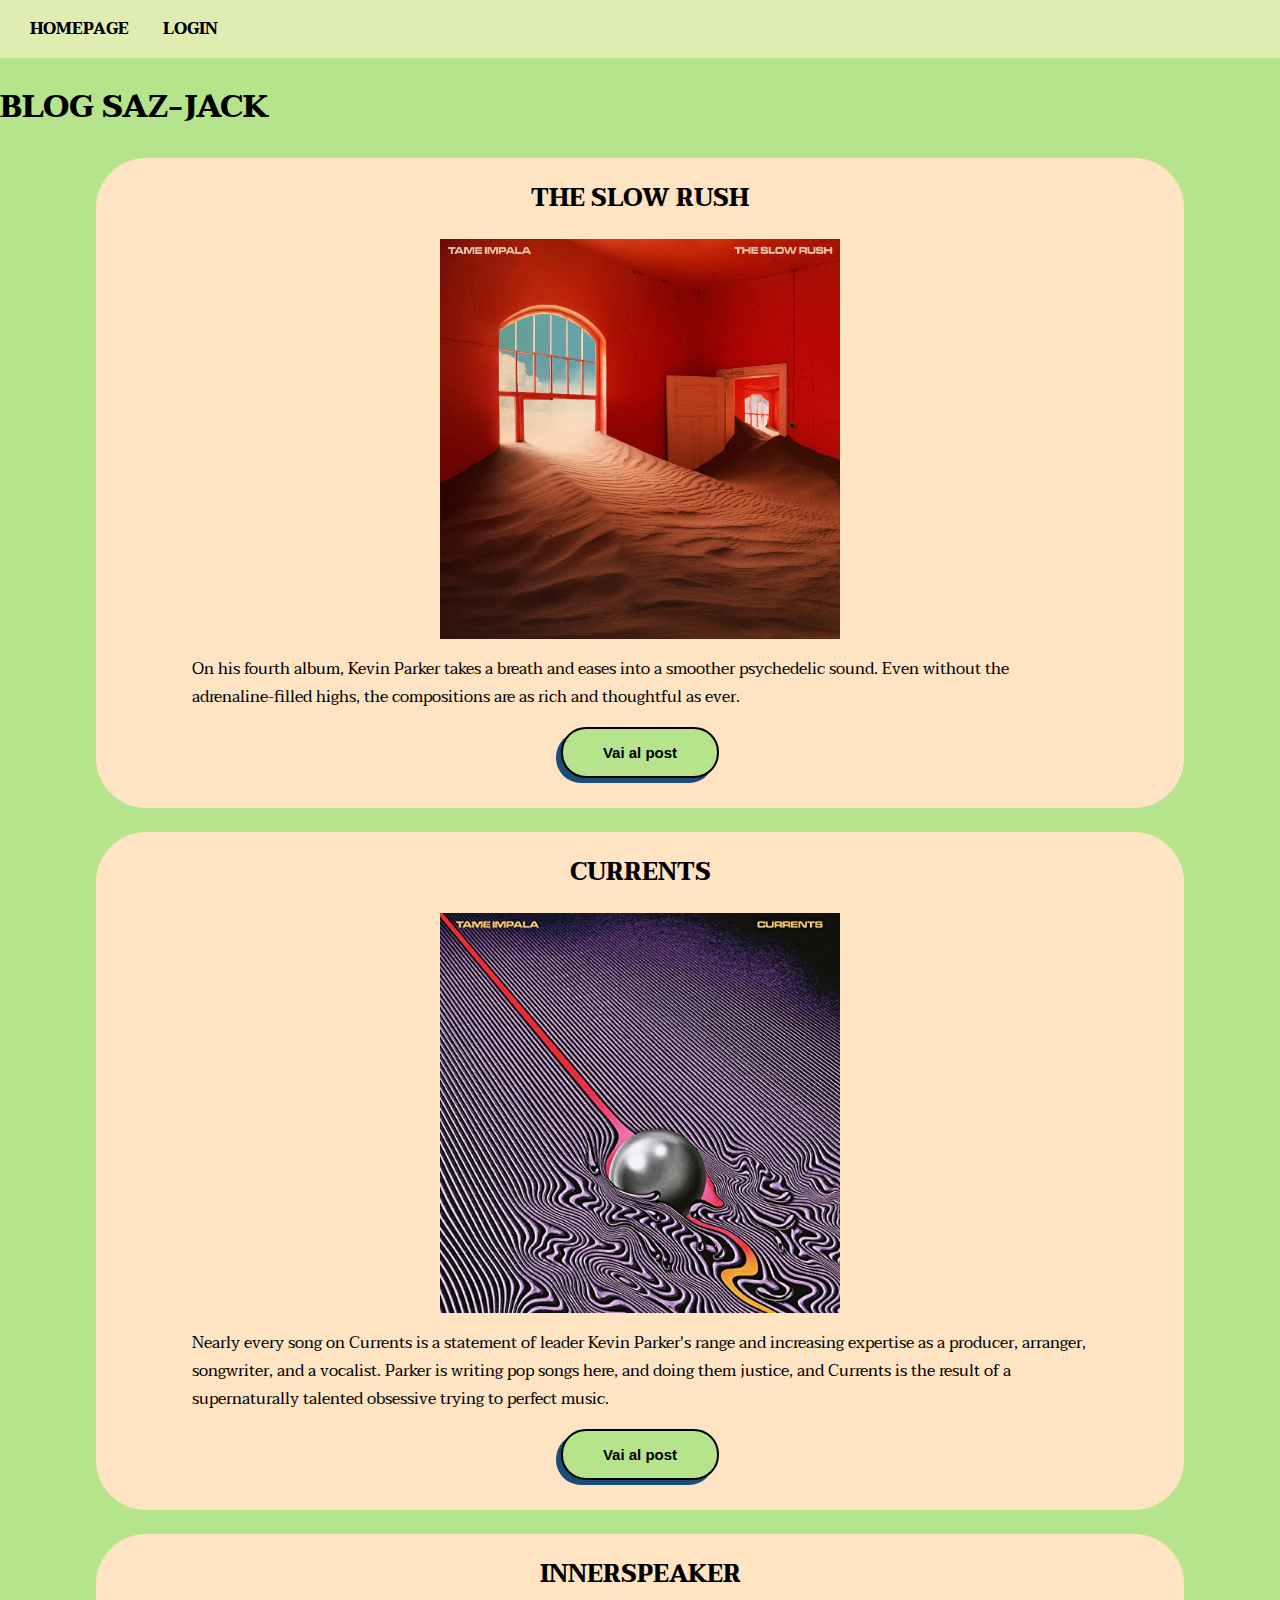
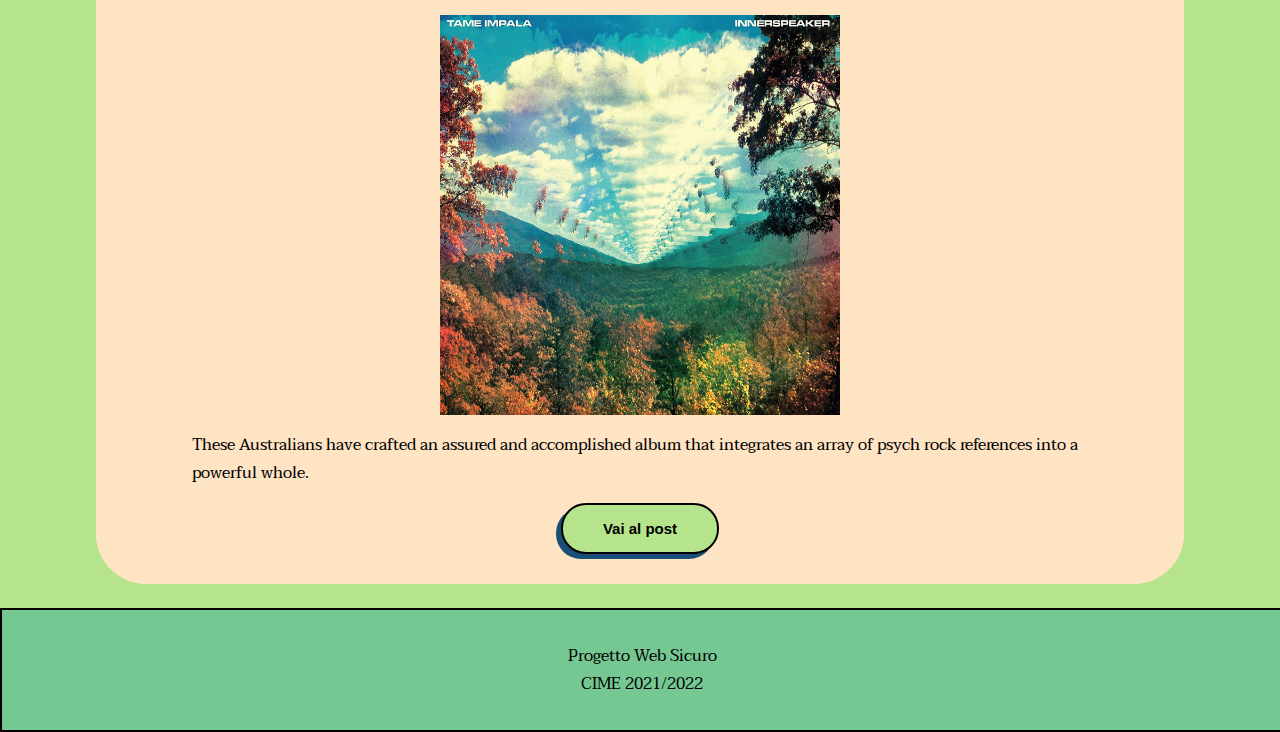
<file: index.html>
<!DOCTYPE html>
<html lang="it">
<head>
    <meta charset="UTF-8">
    <meta http-equiv="X-UA-Compatible" content="IE=edge">
    <meta name="viewport" content="width=device-width, initial-scale=1.0">
    <meta name="description" content="Sito web non sicuro">
    <meta name="author" content="sdg, sgc">
    <link rel="stylesheet" href="style.css">
    <title>Progetto Web NON Sicuro</title>
</head>
<body>
    <nav>
        <span><a href="index.html">HOMEPAGE</a></span>
        <span><a href="login.html">LOGIN</a></span>
    </nav>
    <h1>BLOG SAZ-JACK</h1>
    <div class="post">
        <h2>THE SLOW RUSH</h2>
        <img src="./images/The_Slow_Rush.jpeg" alt="immagine1" width="400" height="400">
        <p class="par">On his fourth album, Kevin Parker takes a breath and eases into a smoother psychedelic sound. Even without the adrenaline-filled highs, the compositions are as rich and thoughtful as ever.</p>
        <button type="button" class="btnpost"><a href="./post/post1.html">Vai al post</a></button>
    </div>
    <div class="post">
        <h2>CURRENTS</h2>
        <img src="./images/Currents.jpeg" alt="immagine2" width="400" height="400">
        <p class="par">Nearly every song on Currents is a statement of leader Kevin Parker's range and increasing expertise as a producer, arranger, songwriter, and a vocalist. Parker is writing pop songs here, and doing them justice, and Currents is the result of a supernaturally talented obsessive trying to perfect music.</p>
        <button type="button" class="btnpost"><a href="./post/post2.html">Vai al post</a></button>
    </div>
    <div class="post">
        <h2>INNERSPEAKER</h2>
        <img src="./images/Innerspeaker.jpg" alt="immagine3" width="400" height="400">
        <p class="par">These Australians have crafted an assured and accomplished album that integrates an array of psych rock references into a powerful whole.</p>
        <button type="button" class="btnpost"><a href="./post/post3.html">Vai al post</a></button>
    </div>
 
<footer>
    <p>Progetto Web Sicuro <br> CIME 2021/2022</p>
</footer>
    
</body>
</html>
</file>
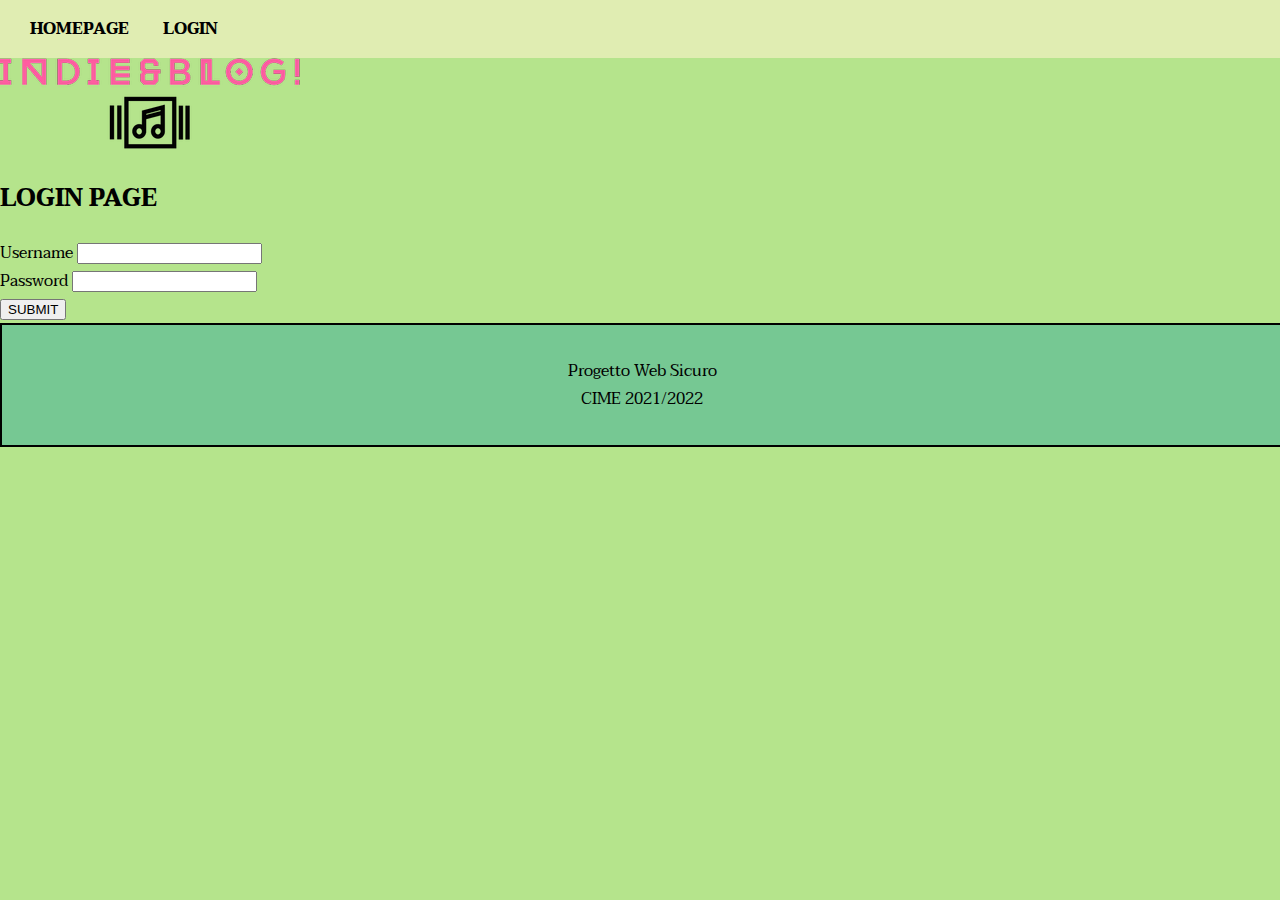
<file: login.html>
<!DOCTYPE html>
<html lang="it">
<head>
    <meta charset="UTF-8">
    <meta http-equiv="X-UA-Compatible" content="IE=edge">
    <meta name="viewport" content="width=device-width, initial-scale=1.0">
    <meta name="description" content="Sito web non sicuro">
    <meta name="author" content="sdg, sgc">
    <link rel="stylesheet" href="style.css">
    <title>Progetto Web Sicuro</title>
</head>
<body>
    <nav>
        <span><a href="index.html">HOMEPAGE</a></span>
        <span><a href="login.html">LOGIN</a></span>
    </nav>
    <img src="./images/music.png" class="titolo">
    <h2 class="txtTitolo">LOGIN PAGE</h2>
    <div class="txtPost">
    <form method="POST" action="rispostalogin.php" class="frmLogin">
        <label>Username</label>
        <input type="text" name="username" id="username"><br>
        <label>Password</label>
        <input type="password" name="passw" id="passw" required><br>
        <input type="submit" value="SUBMIT" id="submit" required>
    </form>
    </div>
    <footer>
        <p>Progetto Web Sicuro <br> CIME 2021/2022</p>
    </footer>


   













</body>
</html>
</file>
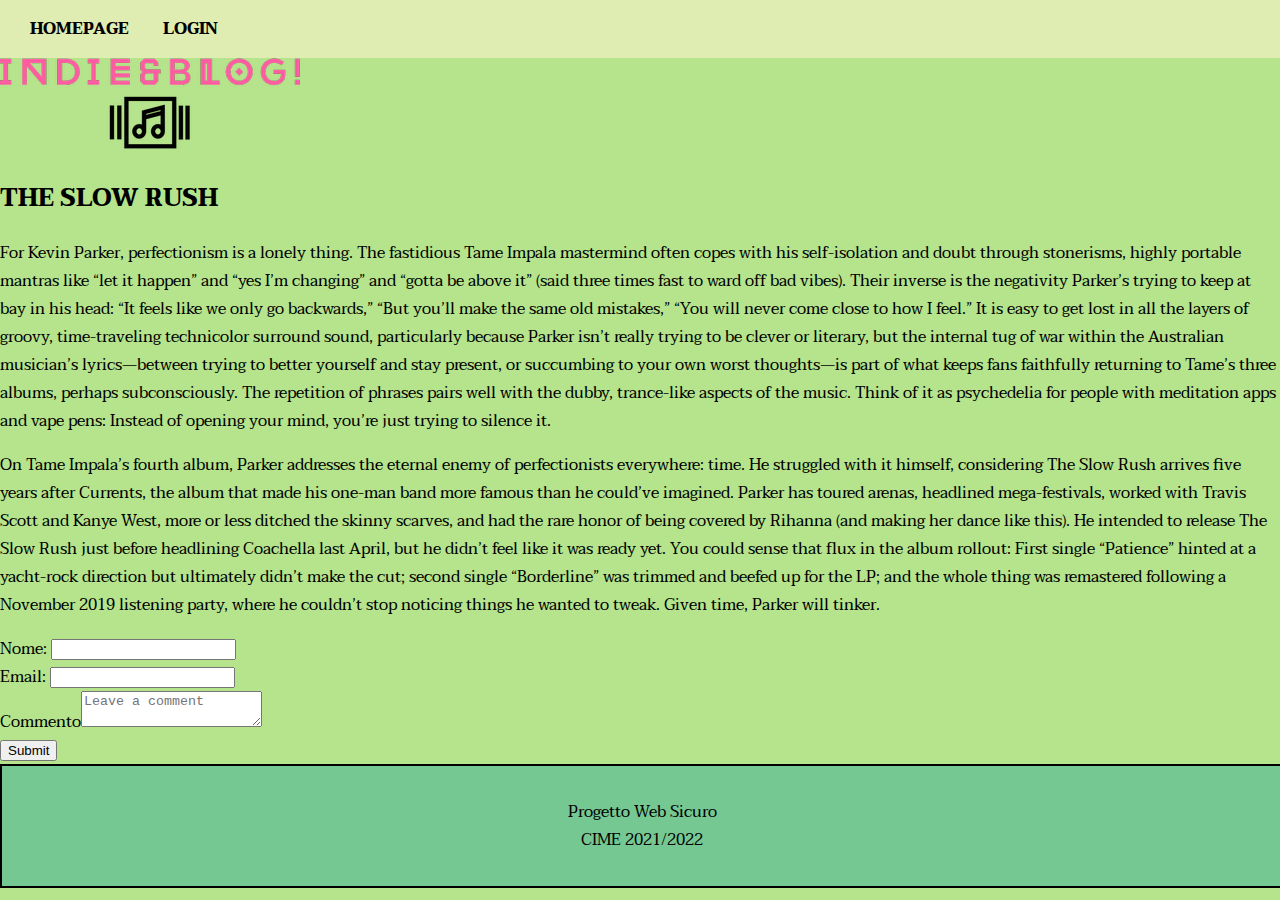
<file: post/post1.html>
<!DOCTYPE html>
<html lang="it">
<head>
    <meta charset="UTF-8">
    <meta http-equiv="X-UA-Compatible" content="IE=edge">
    <meta name="viewport" content="width=device-width, initial-scale=1.0">
    <meta name="description" content="Sito web non sicuro">
    <meta name="author" content="sdg, sgc">
    <link rel="stylesheet" href="../style.css">
    <title>Progetto Web NON Sicuro</title>
</head>
<body>
    <nav>
        <span><a href="../index.html">HOMEPAGE</a></span>
        <span><a href="../login.html">LOGIN</a></span>
    </nav>
    <img src="../images/music.png" class="titolo">
<h2 class="txtTitolo">THE SLOW RUSH</h2>
<div class="txtPost">
<p>For Kevin Parker, perfectionism is a lonely thing. The fastidious Tame Impala mastermind often copes with his self-isolation and doubt through stonerisms, highly portable mantras like “let it happen” and “yes I’m changing” and “gotta be above it” (said three times fast to ward off bad vibes). Their inverse is the negativity Parker’s trying to keep at bay in his head: “It feels like we only go backwards,” “But you’ll make the same old mistakes,” “You will never come close to how I feel.” It is easy to get lost in all the layers of groovy, time-traveling technicolor surround sound, particularly because Parker isn’t really trying to be clever or literary, but the internal tug of war within the Australian musician’s lyrics—between trying to better yourself and stay present, or succumbing to your own worst thoughts—is part of what keeps fans faithfully returning to Tame’s three albums, perhaps subconsciously. The repetition of phrases pairs well with the dubby, trance-like aspects of the music. Think of it as psychedelia for people with meditation apps and vape pens: Instead of opening your mind, you’re just trying to silence it.</p>
<p>On Tame Impala’s fourth album, Parker addresses the eternal enemy of perfectionists everywhere: time. He struggled with it himself, considering The Slow Rush arrives five years after Currents, the album that made his one-man band more famous than he could’ve imagined. Parker has toured arenas, headlined mega-festivals, worked with Travis Scott and Kanye West, more or less ditched the skinny scarves, and had the rare honor of being covered by Rihanna (and making her dance like this). He intended to release The Slow Rush just before headlining Coachella last April, but he didn’t feel like it was ready yet. You could sense that flux in the album rollout: First single “Patience” hinted at a yacht-rock direction but ultimately didn’t make the cut; second single “Borderline” was trimmed and beefed up for the LP; and the whole thing was remastered following a November 2019 listening party, where he couldn’t stop noticing things he wanted to tweak. Given time, Parker will tinker.</p>
</div>
<div class="frmComment">
<form method="GET" action="../commento.php">
    <input type="hidden" name="post" value="1"></input>
    <label>Nome: </label><input type="text" name="nome" id="nome"><br>
    <label>Email: </label><input type="email" name="email" id="email"><br>
    <label>Commento</label><textarea name="commento" id="commento" placeholder="Leave a comment"></textarea><br>
    <input type="submit" value="Submit">
</form>
</div>
<footer>
    <p>Progetto Web Sicuro <br> CIME 2021/2022</p>
</footer>
</body>
</html>
</file>
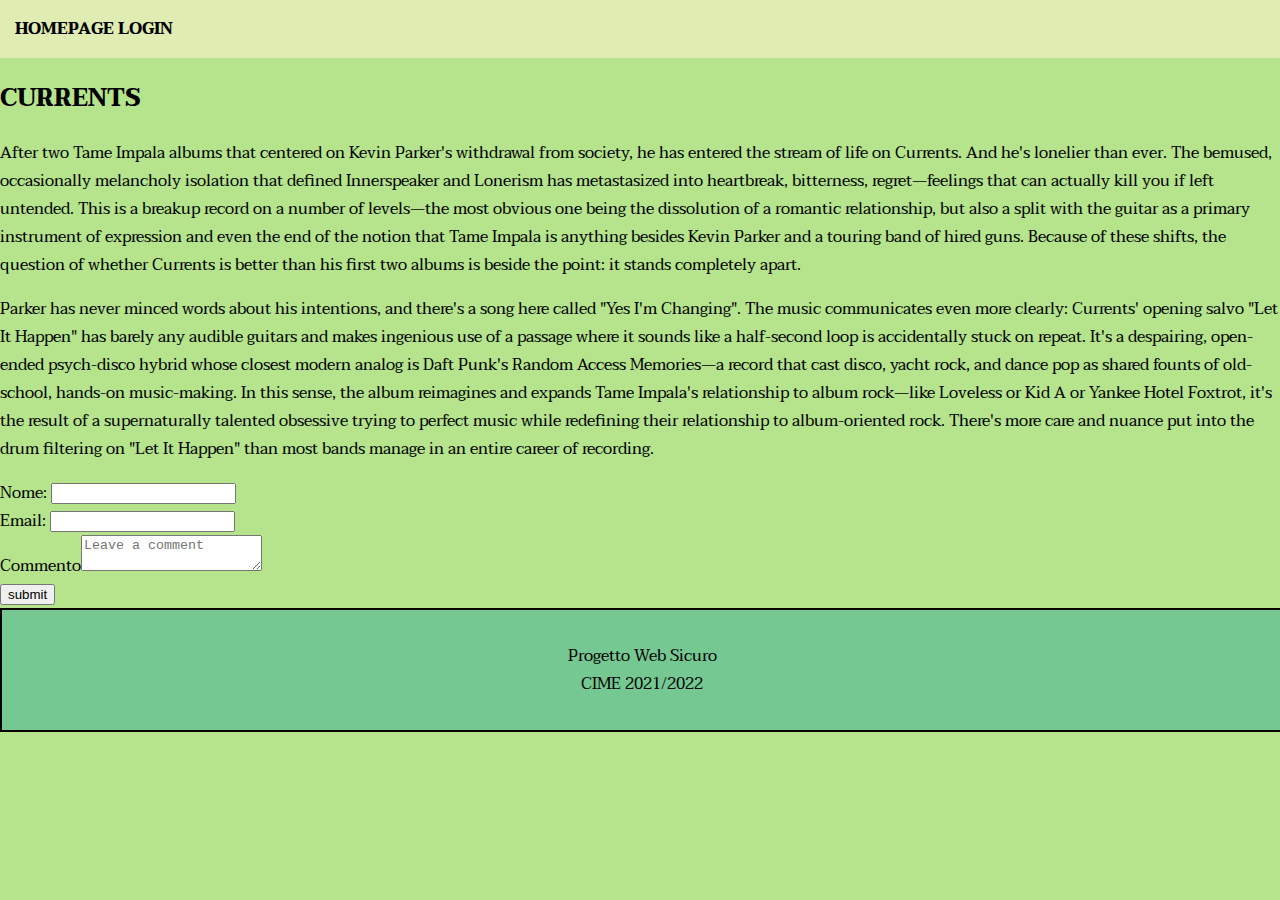
<file: post/post2.html>
<!DOCTYPE html>
<html lang="it">

<head>
    <meta charset="UTF-8">
    <meta http-equiv="X-UA-Compatible" content="IE=edge">
    <meta name="viewport" content="width=device-width, initial-scale=1.0">
    <meta name="description" content="Sito web non sicuro">
    <meta name="author" content="sdg, sgc">
    <link rel="stylesheet" href="../style.css">
    <title>Progetto Web NON Sicuro</title>
</head>

<body>
    <nav>
        <a href="../index.html">HOMEPAGE</a>
        <a href="../login.html">LOGIN</a>
    </nav>
    <h2>CURRENTS</h2>
    <p>After two Tame Impala albums that centered on Kevin Parker's withdrawal from society, he has entered the stream of life
    on Currents. And he's lonelier than ever. The bemused, occasionally melancholy isolation that defined Innerspeaker and
    Lonerism has metastasized into heartbreak, bitterness, regret—feelings that can actually kill you if left untended. This
    is a breakup record on a number of levels—the most obvious one being the dissolution of a romantic relationship, but
    also a split with the guitar as a primary instrument of expression and even the end of the notion that Tame Impala is
    anything besides Kevin Parker and a touring band of hired guns. Because of these shifts, the question of whether
    Currents is better than his first two albums is beside the point: it stands completely apart.
</p>
    <p>Parker has never minced words about his intentions, and there's a song here called "Yes I'm Changing". The music
    communicates even more clearly: Currents' opening salvo "Let It Happen" has barely any audible guitars and makes
    ingenious use of a passage where it sounds like a half-second loop is accidentally stuck on repeat. It's a despairing,
    open-ended psych-disco hybrid whose closest modern analog is Daft Punk's Random Access Memories—a record that cast
    disco, yacht rock, and dance pop as shared founts of old-school, hands-on music-making. In this sense, the album
    reimagines and expands Tame Impala's relationship to album rock—like Loveless or Kid A or Yankee Hotel Foxtrot, it's the
    result of a supernaturally talented obsessive trying to perfect music while redefining their relationship to
    album-oriented rock. There's more care and nuance put into the drum filtering on "Let It Happen" than most bands manage
    in an entire career of recording.</p>
    <form method="GET" action="../commento.php">
        <label>Nome: </label><input type="text" name="nome" id="nome"><br>
        <label>Email: </label><input type="email" name="email" id="email"><br>
        <label>Commento</label><textarea name="commento" id="commento" placeholder="Leave a comment"></textarea><br>
        <input type="submit" value="submit">


    </form>
    <footer>
        <p>Progetto Web Sicuro <br> CIME 2021/2022</p>
    </footer>
</body>

</html>
</file>
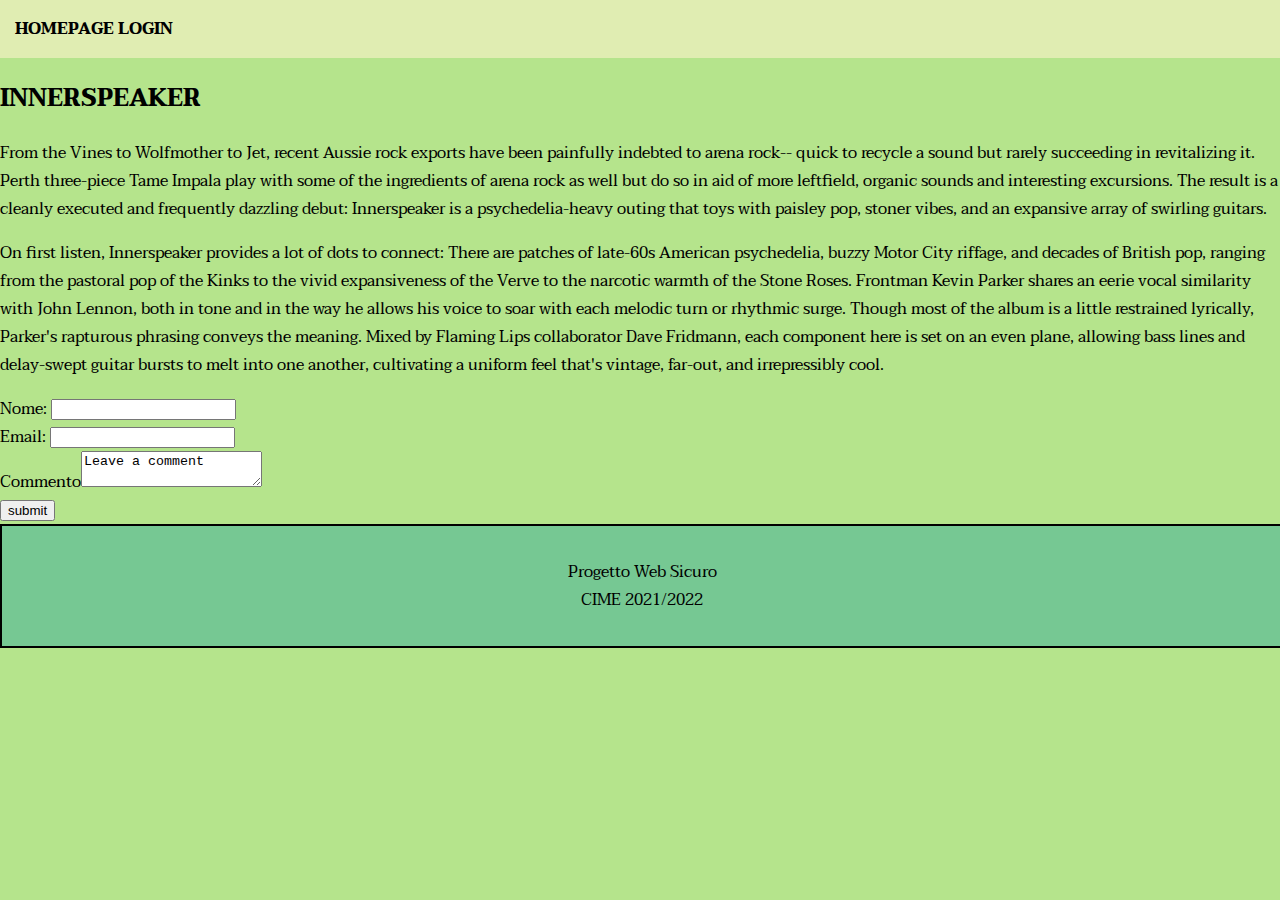
<file: post/post3.html>
<!DOCTYPE html>
<html lang="it">

<head>
    <meta charset="UTF-8">
    <meta http-equiv="X-UA-Compatible" content="IE=edge">
    <meta name="viewport" content="width=device-width, initial-scale=1.0">
    <meta name="description" content="Sito web non sicuro">
    <meta name="author" content="sdg, sgc">
    <link rel="stylesheet" href="../style.css">
    <title>Progetto Web NON Sicuro</title>
</head>

<body>
    <nav>
        <a href="../index.html">HOMEPAGE</a>
        <a href="../login.html">LOGIN</a>
    </nav>
    <h2>INNERSPEAKER</h2>
    <p>From the Vines to Wolfmother to Jet, recent Aussie rock exports have been painfully indebted to arena rock-- quick to
    recycle a sound but rarely succeeding in revitalizing it. Perth three-piece Tame Impala play with some of the
    ingredients of arena rock as well but do so in aid of more leftfield, organic sounds and interesting excursions. The
    result is a cleanly executed and frequently dazzling debut: Innerspeaker is a psychedelia-heavy outing that toys with
    paisley pop, stoner vibes, and an expansive array of swirling guitars.</p>
    <p>On first listen, Innerspeaker provides a lot of dots to connect: There are patches of late-60s American psychedelia,
    buzzy Motor City riffage, and decades of British pop, ranging from the pastoral pop of the Kinks to the vivid
    expansiveness of the Verve to the narcotic warmth of the Stone Roses. Frontman Kevin Parker shares an eerie vocal
    similarity with John Lennon, both in tone and in the way he allows his voice to soar with each melodic turn or rhythmic
    surge. Though most of the album is a little restrained lyrically, Parker's rapturous phrasing conveys the meaning. Mixed
    by Flaming Lips collaborator Dave Fridmann, each component here is set on an even plane, allowing bass lines and
    delay-swept guitar bursts to melt into one another, cultivating a uniform feel that's vintage, far-out, and
    irrepressibly cool.</p>
    <form method="GET" action="../commento.php">
        <label>Nome: </label><input type="text" name="nome" id="nome"><br>
        <label>Email: </label><input type="email" id="email"><br>
        <label>Commento</label><textarea name="commento" id="commento">Leave a comment</textarea><br>
        <input type="submit" value="submit">



    </form>
    <footer>
        <p>Progetto Web Sicuro <br> CIME 2021/2022</p>
    </footer>
</body>

</html>
</file>
<file: style.css>
@import url('https://fonts.googleapis.com/css2?family=Taviraj:wght@300&display=swap');
html, body {
    margin: 0;
    padding: 0;
    height: 100%;
}
html{
    font-family: 'Taviraj', serif;
}
body {
    background-color: #b5e48c;
}
.post {
    display:flex;
    flex-wrap: wrap;
    flex-direction: column;
    justify-content: center;
    align-items: center;
    border-radius: 50px;
    background-color: bisque;
    margin: 1.5rem 6rem;
}
.par {
    margin:1rem 6rem;
}
.btnpost {
    padding:15px 40px;
    margin:0 0 30px 0;
    border:2px solid black;
    box-shadow: -5px 5px #184e77;
    background-color: #b5e48c;
    border-radius: 25px;
    font-size: 15px;
}
.btnpost:hover {
    margin: -5px -5px 35px 0px;
    box-shadow: 5px -5px #184e77;
    text-decoration: underline;
}

footer {
    position: relative;
    bottom: 0;
    width: 100%;
    text-align: center;
    background-color: #76c893;
    padding: 1rem 0;
    border: 2px solid black;
}

nav {
    padding: 15px;
    background-color: #e0edb2;
}
a {
    color: black;
    text-decoration: none;
    font-weight:bold;
}
a:hover {
    text-decoration: underline;
}
span {
    padding: 0 15px;
}
</file>
